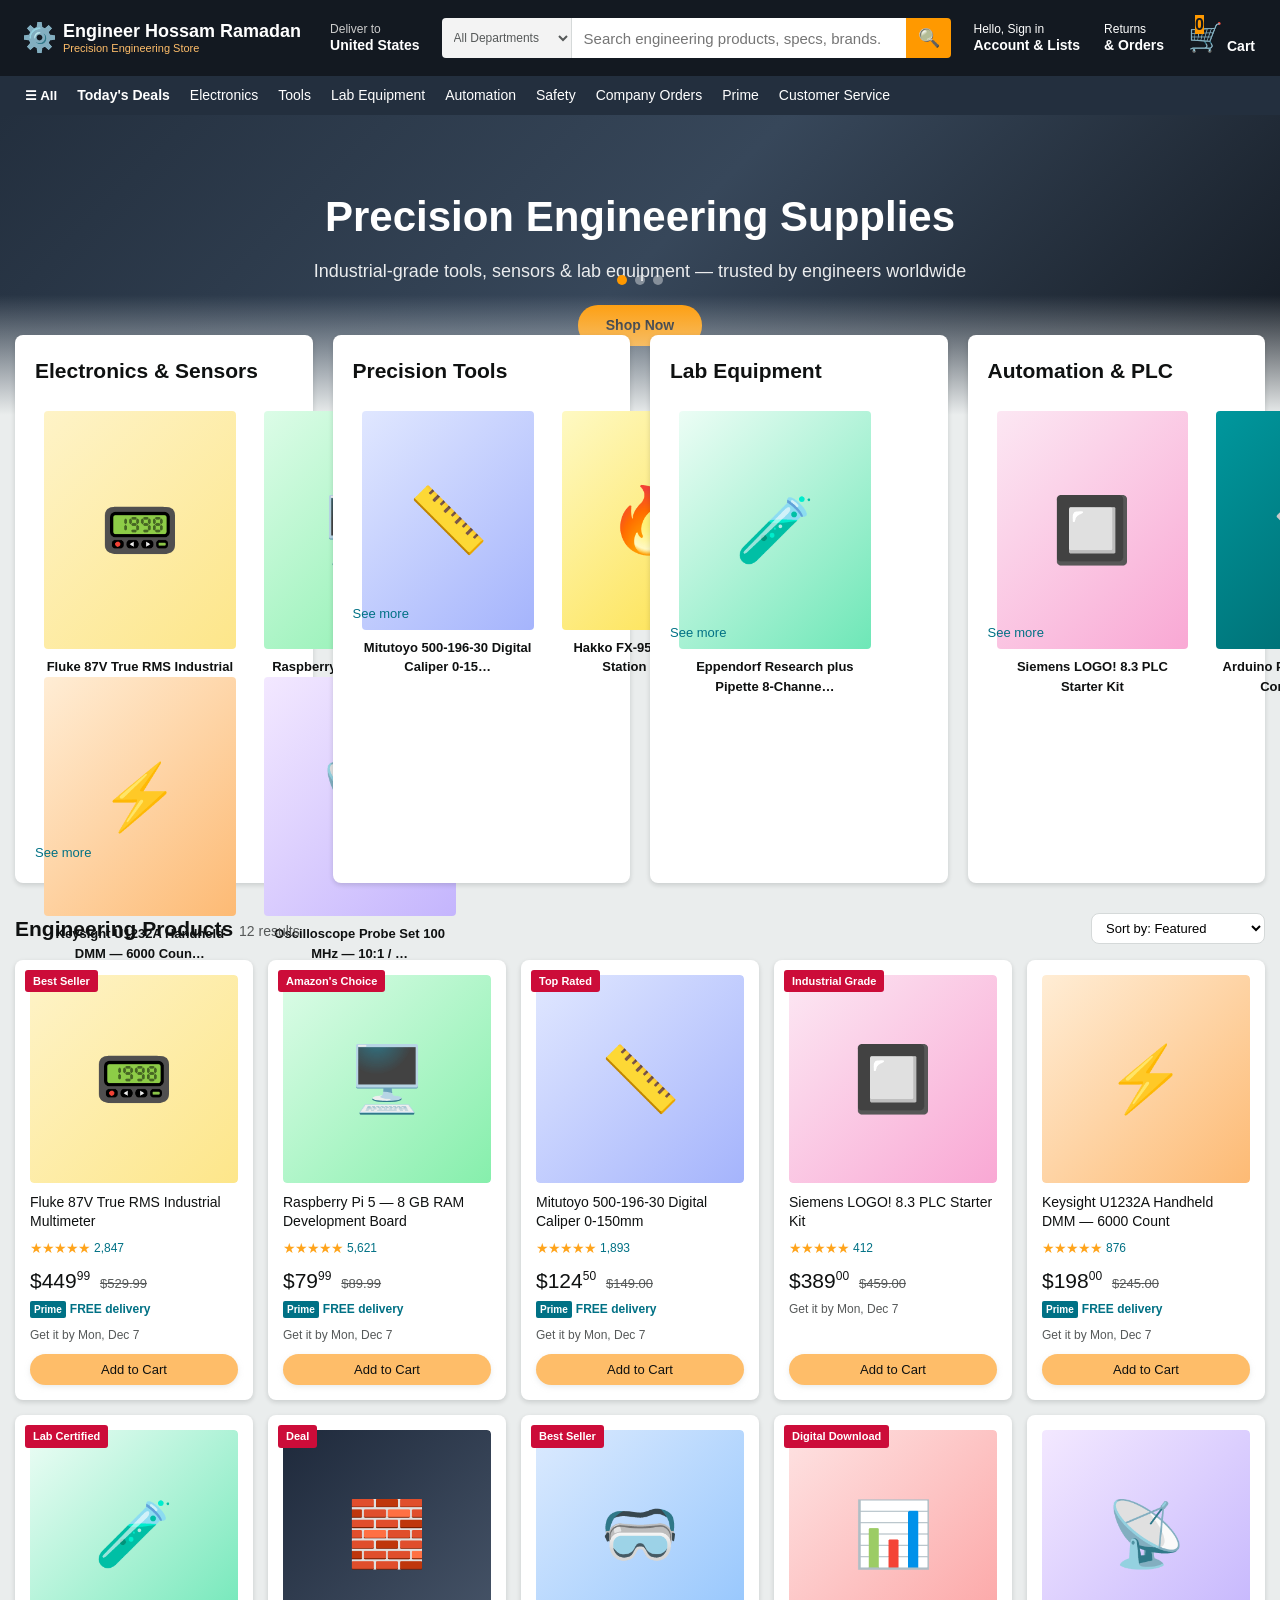
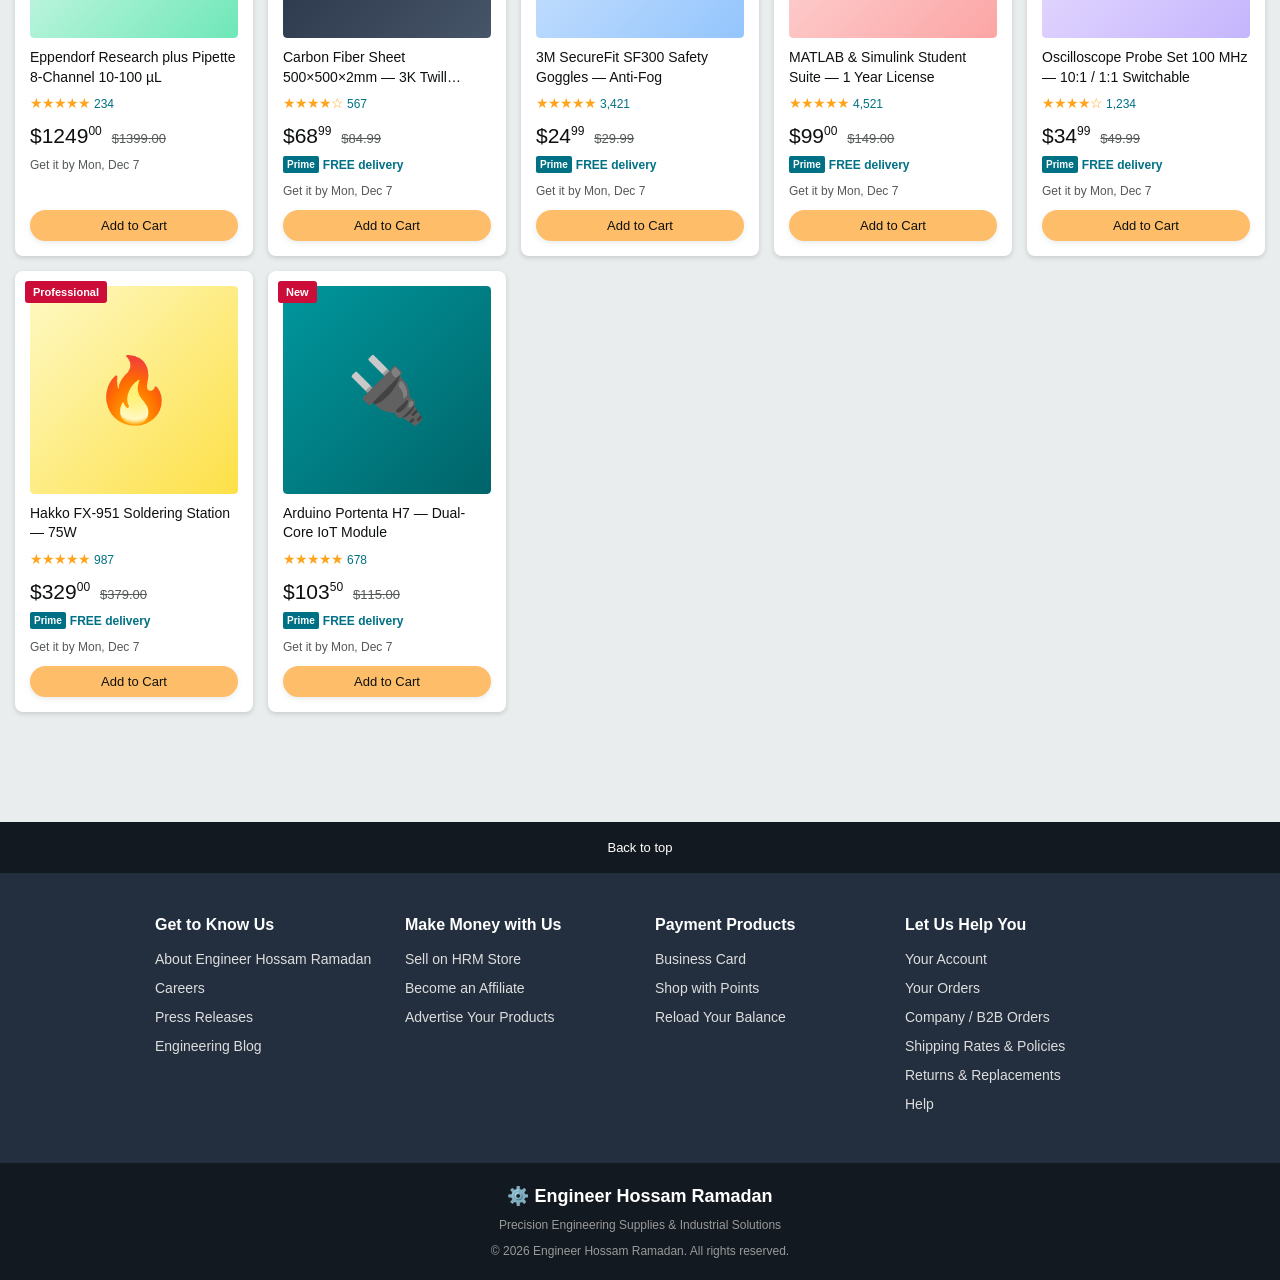
<file: index.html>
<!DOCTYPE html>
<html lang="en" dir="ltr">
<head>
  <meta charset="UTF-8">
  <meta name="viewport" content="width=device-width, initial-scale=1.0">
  <meta name="description" content="Engineer Hossam Ramadan — Precision Engineering Supplies, Industrial Tools, Lab Equipment & Automation Solutions">
  <meta name="keywords" content="engineering supplies, industrial tools, multimeter, PLC, lab equipment, automation, Engineer Hossam Ramadan">
  <title>Engineer Hossam Ramadan | Engineering Supplies Store</title>
  <link rel="stylesheet" href="css/store.css">
</head>
<body>

  <!-- ===== HEADER ===== -->
  <header class="header">
    <div class="header__top">
      <a href="index.html" class="header__logo">
        <span class="header__logo-icon">⚙️</span>
        <div class="header__logo-text">
          Engineer Hossam Ramadan
          <span>Precision Engineering Store</span>
        </div>
      </a>

      <div class="header__deliver">
        <span>Deliver to</span>
        <strong>United States</strong>
      </div>

      <form class="header__search" id="search-form" role="search">
        <select class="header__search-cat" id="category-select" aria-label="Search category">
          <option value="all">All Departments</option>
          <option value="electronics">Electronics &amp; Sensors</option>
          <option value="tools">Precision Tools</option>
          <option value="lab">Lab Equipment</option>
          <option value="automation">Automation &amp; PLC</option>
          <option value="materials">Engineering Materials</option>
          <option value="safety">Industrial Safety</option>
          <option value="software">Engineering Software</option>
        </select>
        <input type="search" class="header__search-input" id="search-input" placeholder="Search engineering products, specs, brands..." aria-label="Search">
        <button type="button" class="header__search-btn" id="search-btn" aria-label="Search">🔍</button>
      </form>

      <div class="header__nav-right">
        <a href="#" class="header__nav-item">
          <span>Hello, Sign in</span>
          <strong>Account &amp; Lists</strong>
        </a>
        <a href="#" class="header__nav-item">
          <span>Returns</span>
          <strong>&amp; Orders</strong>
        </a>
        <a href="#" class="header__nav-item header__cart">
          <span class="header__cart-count" id="cart-count">0</span>
          <span class="header__cart-icon">🛒</span>
          <strong>Cart</strong>
        </a>
      </div>
    </div>

    <nav class="subnav" aria-label="Main navigation">
      <button class="subnav__all">☰ All</button>
      <a href="index.html" class="subnav__link active">Today's Deals</a>
      <a href="#products" class="subnav__link" data-category="electronics">Electronics</a>
      <a href="#products" class="subnav__link" data-category="tools">Tools</a>
      <a href="#products" class="subnav__link" data-category="lab">Lab Equipment</a>
      <a href="#products" class="subnav__link" data-category="automation">Automation</a>
      <a href="#products" class="subnav__link" data-category="safety">Safety</a>
      <a href="company-orders.html" class="subnav__link">Company Orders</a>
      <a href="#" class="subnav__link">Prime</a>
      <a href="#" class="subnav__link">Customer Service</a>
    </nav>
  </header>

  <!-- ===== HERO CAROUSEL ===== -->
  <section class="hero" aria-label="Featured promotions">
    <div id="hero-slides"></div>
    <div class="hero__fade"></div>
    <div class="hero__dots" id="hero-dots"></div>
  </section>

  <!-- ===== MAIN CONTENT ===== -->
  <div class="main-content">

    <!-- Category panels -->
    <div class="content-grid" id="category-panels"></div>

    <!-- Products section -->
    <section class="products-section" id="products">
      <div class="products-section__header">
        <h2 class="products-section__title">Engineering Products <span id="product-count" style="font-size:14px;font-weight:400;color:var(--amz-text-muted);"></span></h2>
        <div class="products-section__filters">
          <select class="filter-select" id="sort-select" aria-label="Sort products">
            <option value="featured">Sort by: Featured</option>
            <option value="price-low">Price: Low to High</option>
            <option value="price-high">Price: High to Low</option>
            <option value="rating">Avg. Customer Review</option>
            <option value="reviews">Most Reviews</option>
          </select>
        </div>
      </div>
      <div class="products-grid" id="products-grid"></div>
    </section>
  </div>

  <!-- ===== FOOTER ===== -->
  <footer class="footer">
    <div class="footer__back"><a href="#top">Back to top</a></div>
    <div class="footer__grid">
      <div class="footer__col">
        <h4>Get to Know Us</h4>
        <a href="#">About Engineer Hossam Ramadan</a>
        <a href="#">Careers</a>
        <a href="#">Press Releases</a>
        <a href="#">Engineering Blog</a>
      </div>
      <div class="footer__col">
        <h4>Make Money with Us</h4>
        <a href="#">Sell on HRM Store</a>
        <a href="#">Become an Affiliate</a>
        <a href="#">Advertise Your Products</a>
      </div>
      <div class="footer__col">
        <h4>Payment Products</h4>
        <a href="#">Business Card</a>
        <a href="#">Shop with Points</a>
        <a href="#">Reload Your Balance</a>
      </div>
      <div class="footer__col">
        <h4>Let Us Help You</h4>
        <a href="#">Your Account</a>
        <a href="#">Your Orders</a>
        <a href="company-orders.html">Company / B2B Orders</a>
        <a href="#">Shipping Rates &amp; Policies</a>
        <a href="#">Returns &amp; Replacements</a>
        <a href="#">Help</a>
      </div>
    </div>
    <div class="footer__bottom">
      <div class="footer__brand">⚙️ Engineer Hossam Ramadan</div>
      <p>Precision Engineering Supplies &amp; Industrial Solutions</p>
      <p style="margin-top:8px;">© 2026 Engineer Hossam Ramadan. All rights reserved.</p>
    </div>
  </footer>

  <script src="js/config.js"></script>
  <script src="js/products.js"></script>
  <script src="js/store.js"></script>
</body>
</html>
</file>
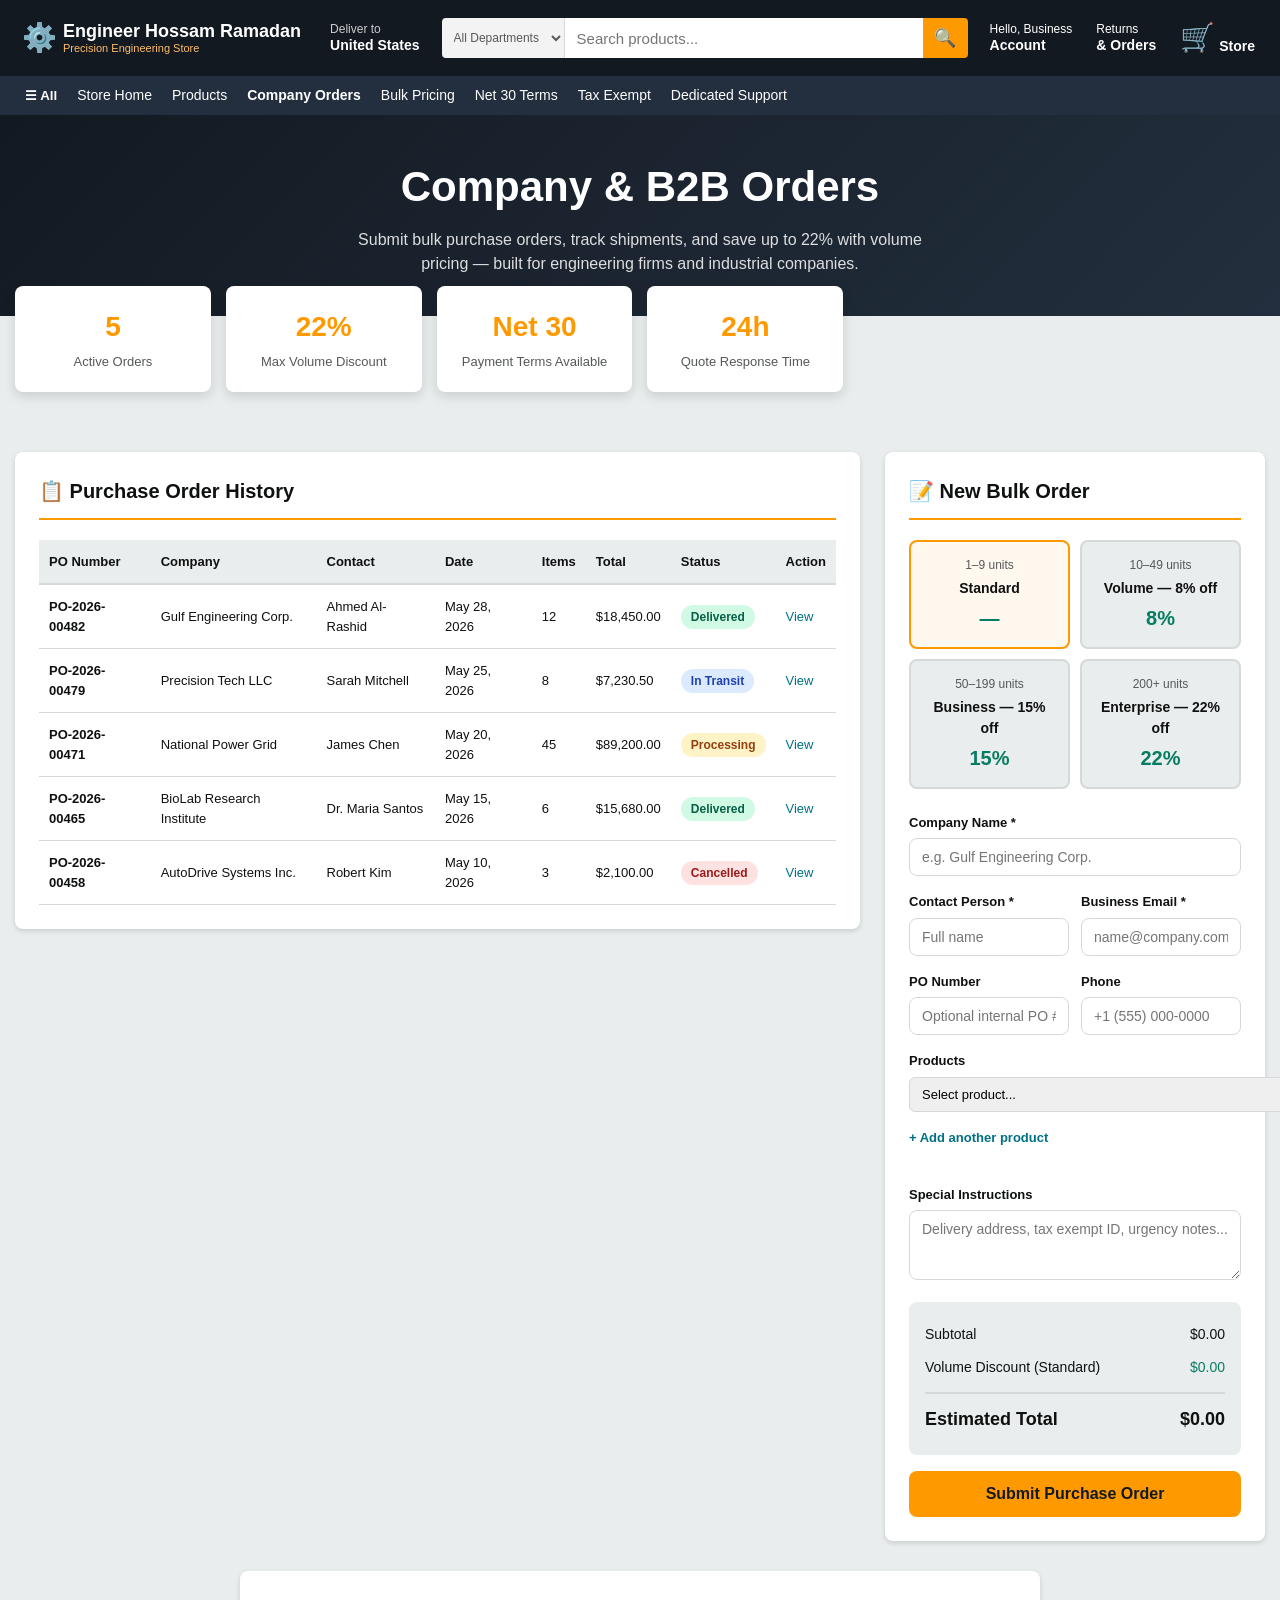
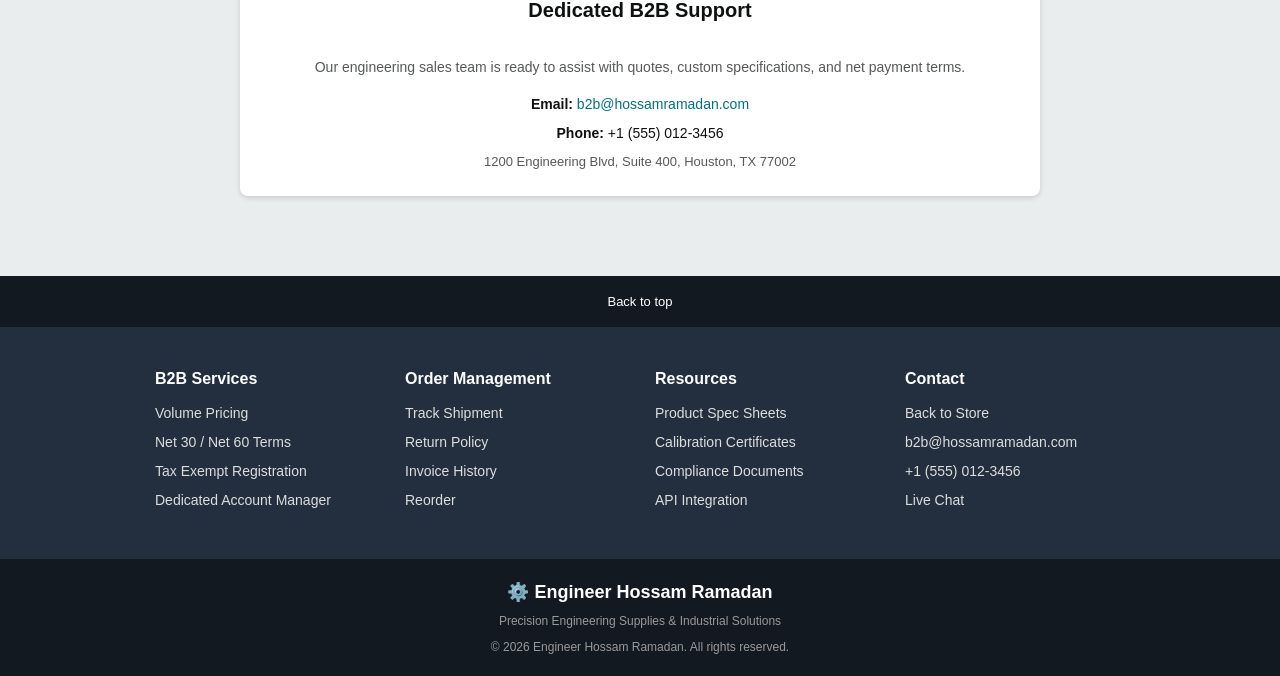
<file: company-orders.html>
<!DOCTYPE html>
<html lang="en" dir="ltr">
<head>
  <meta charset="UTF-8">
  <meta name="viewport" content="width=device-width, initial-scale=1.0">
  <meta name="description" content="Engineer Hossam Ramadan — B2B Company Orders, Bulk Purchasing & Purchase Order Management">
  <title>Company Orders | Engineer Hossam Ramadan</title>
  <link rel="stylesheet" href="css/store.css">
</head>
<body>

  <!-- ===== HEADER ===== -->
  <header class="header">
    <div class="header__top">
      <a href="index.html" class="header__logo">
        <span class="header__logo-icon">⚙️</span>
        <div class="header__logo-text">
          Engineer Hossam Ramadan
          <span>Precision Engineering Store</span>
        </div>
      </a>

      <div class="header__deliver">
        <span>Deliver to</span>
        <strong>United States</strong>
      </div>

      <form class="header__search" role="search">
        <select class="header__search-cat" aria-label="Search category">
          <option>All Departments</option>
        </select>
        <input type="search" class="header__search-input" placeholder="Search products..." aria-label="Search">
        <button type="button" class="header__search-btn" aria-label="Search">🔍</button>
      </form>

      <div class="header__nav-right">
        <a href="#" class="header__nav-item">
          <span>Hello, Business</span>
          <strong>Account</strong>
        </a>
        <a href="#" class="header__nav-item">
          <span>Returns</span>
          <strong>&amp; Orders</strong>
        </a>
        <a href="index.html" class="header__nav-item header__cart">
          <span class="header__cart-icon">🛒</span>
          <strong>Store</strong>
        </a>
      </div>
    </div>

    <nav class="subnav" aria-label="Main navigation">
      <button class="subnav__all">☰ All</button>
      <a href="index.html" class="subnav__link">Store Home</a>
      <a href="index.html#products" class="subnav__link">Products</a>
      <a href="company-orders.html" class="subnav__link active">Company Orders</a>
      <a href="#" class="subnav__link">Bulk Pricing</a>
      <a href="#" class="subnav__link">Net 30 Terms</a>
      <a href="#" class="subnav__link">Tax Exempt</a>
      <a href="#" class="subnav__link">Dedicated Support</a>
    </nav>
  </header>

  <!-- ===== PAGE HERO ===== -->
  <section class="page-hero">
    <h1>Company &amp; B2B Orders</h1>
    <p>Submit bulk purchase orders, track shipments, and save up to 22% with volume pricing — built for engineering firms and industrial companies.</p>
  </section>

  <!-- ===== STATS BAR ===== -->
  <div class="stats-bar">
    <div class="stat-box">
      <div class="stat-box__value" id="stat-orders">5</div>
      <div class="stat-box__label">Active Orders</div>
    </div>
    <div class="stat-box">
      <div class="stat-box__value">22%</div>
      <div class="stat-box__label">Max Volume Discount</div>
    </div>
    <div class="stat-box">
      <div class="stat-box__value">Net 30</div>
      <div class="stat-box__label">Payment Terms Available</div>
    </div>
    <div class="stat-box">
      <div class="stat-box__value">24h</div>
      <div class="stat-box__label">Quote Response Time</div>
    </div>
  </div>

  <!-- ===== B2B LAYOUT ===== -->
  <div class="b2b-layout">

    <!-- Orders table -->
    <div class="b2b-panel">
      <h2 class="b2b-panel__title">📋 Purchase Order History</h2>
      <div class="orders-table-wrap">
        <table class="orders-table">
          <thead>
            <tr>
              <th>PO Number</th>
              <th>Company</th>
              <th>Contact</th>
              <th>Date</th>
              <th>Items</th>
              <th>Total</th>
              <th>Status</th>
              <th>Action</th>
            </tr>
          </thead>
          <tbody id="orders-tbody"></tbody>
        </table>
      </div>
    </div>

    <!-- Bulk order form -->
    <div class="b2b-panel">
      <h2 class="b2b-panel__title">📝 New Bulk Order</h2>

      <!-- Volume pricing tiers -->
      <div class="pricing-tiers" id="pricing-tiers"></div>

      <form id="bulk-order-form">
        <div class="form-group">
          <label for="company-name">Company Name *</label>
          <input type="text" class="form-control" id="company-name" required placeholder="e.g. Gulf Engineering Corp.">
        </div>

        <div class="form-row">
          <div class="form-group">
            <label for="contact-name">Contact Person *</label>
            <input type="text" class="form-control" id="contact-name" required placeholder="Full name">
          </div>
          <div class="form-group">
            <label for="contact-email">Business Email *</label>
            <input type="email" class="form-control" id="contact-email" required placeholder="name@company.com">
          </div>
        </div>

        <div class="form-row">
          <div class="form-group">
            <label for="po-number">PO Number</label>
            <input type="text" class="form-control" id="po-number" placeholder="Optional internal PO #">
          </div>
          <div class="form-group">
            <label for="contact-phone">Phone</label>
            <input type="tel" class="form-control" id="contact-phone" placeholder="+1 (555) 000-0000">
          </div>
        </div>

        <div class="form-group">
          <label>Products</label>
          <div id="bulk-items"></div>
          <button type="button" class="btn-add-row" id="add-item-btn">+ Add another product</button>
        </div>

        <div class="form-group">
          <label for="order-notes">Special Instructions</label>
          <textarea class="form-control" id="order-notes" rows="3" placeholder="Delivery address, tax exempt ID, urgency notes..."></textarea>
        </div>

        <div class="order-summary">
          <div class="order-summary__row">
            <span>Subtotal</span>
            <span id="summary-subtotal">$0.00</span>
          </div>
          <div class="order-summary__row">
            <span>Volume Discount (<span id="summary-tier">Standard</span>)</span>
            <span class="order-summary__discount" id="summary-discount">$0.00</span>
          </div>
          <div class="order-summary__row order-summary__row--total">
            <span>Estimated Total</span>
            <span id="summary-total">$0.00</span>
          </div>
        </div>

        <button type="submit" class="btn-submit-order" style="margin-top:16px;">Submit Purchase Order</button>
      </form>
    </div>
  </div>

  <!-- Contact info panel -->
  <div class="container" style="padding-bottom:40px;">
    <div class="b2b-panel" style="max-width:800px;margin:0 auto;text-align:center;">
      <h2 class="b2b-panel__title" style="border:none;">Dedicated B2B Support</h2>
      <p style="color:var(--amz-text-muted);margin-bottom:16px;">Our engineering sales team is ready to assist with quotes, custom specifications, and net payment terms.</p>
      <p><strong>Email:</strong> <a href="mailto:b2b@hossamramadan.com">b2b@hossamramadan.com</a></p>
      <p style="margin-top:8px;"><strong>Phone:</strong> +1 (555) 012-3456</p>
      <p style="margin-top:8px;color:var(--amz-text-muted);font-size:13px;">1200 Engineering Blvd, Suite 400, Houston, TX 77002</p>
    </div>
  </div>

  <!-- ===== FOOTER ===== -->
  <footer class="footer">
    <div class="footer__back"><a href="#">Back to top</a></div>
    <div class="footer__grid">
      <div class="footer__col">
        <h4>B2B Services</h4>
        <a href="#">Volume Pricing</a>
        <a href="#">Net 30 / Net 60 Terms</a>
        <a href="#">Tax Exempt Registration</a>
        <a href="#">Dedicated Account Manager</a>
      </div>
      <div class="footer__col">
        <h4>Order Management</h4>
        <a href="#">Track Shipment</a>
        <a href="#">Return Policy</a>
        <a href="#">Invoice History</a>
        <a href="#">Reorder</a>
      </div>
      <div class="footer__col">
        <h4>Resources</h4>
        <a href="#">Product Spec Sheets</a>
        <a href="#">Calibration Certificates</a>
        <a href="#">Compliance Documents</a>
        <a href="#">API Integration</a>
      </div>
      <div class="footer__col">
        <h4>Contact</h4>
        <a href="index.html">Back to Store</a>
        <a href="mailto:b2b@hossamramadan.com">b2b@hossamramadan.com</a>
        <a href="tel:+15550123456">+1 (555) 012-3456</a>
        <a href="#">Live Chat</a>
      </div>
    </div>
    <div class="footer__bottom">
      <div class="footer__brand">⚙️ Engineer Hossam Ramadan</div>
      <p>Precision Engineering Supplies &amp; Industrial Solutions</p>
      <p style="margin-top:8px;">© 2026 Engineer Hossam Ramadan. All rights reserved.</p>
    </div>
  </footer>

  <script src="js/config.js"></script>
  <script src="js/products.js"></script>
  <script src="js/orders-page.js"></script>
</body>
</html>
</file>
<file: css/store.css>
/**
 * Engineer Hossam Ramadan — Amazon-style Store CSS
 * Professional e-commerce design system
 */

/* ===== Amazon Color Palette ===== */
:root {
  --amz-navy: #131921;
  --amz-navy-light: #232f3e;
  --amz-orange: #ff9900;
  --amz-orange-dark: #e88b00;
  --amz-yellow: #febd69;
  --amz-blue: #007185;
  --amz-blue-hover: #c7511f;
  --amz-green: #067d62;
  --amz-red: #b12704;
  --amz-bg: #eaeded;
  --amz-white: #ffffff;
  --amz-text: #0f1111;
  --amz-text-muted: #565959;
  --amz-border: #d5d9d9;
  --amz-star: #ffa41c;
  --amz-deal: #cc0c39;
  --font-main: "Amazon Ember", Arial, sans-serif;
  --shadow-sm: 0 2px 5px rgba(15, 17, 17, 0.15);
  --shadow-md: 0 4px 12px rgba(15, 17, 17, 0.15);
  --radius: 8px;
  --header-h: 60px;
  --subnav-h: 39px;
}

*, *::before, *::after { box-sizing: border-box; margin: 0; padding: 0; }

html { scroll-behavior: smooth; font-size: 14px; }

body {
  font-family: var(--font-main);
  background: var(--amz-bg);
  color: var(--amz-text);
  line-height: 1.5;
  min-height: 100vh;
}

a { color: var(--amz-blue); text-decoration: none; }
a:hover { color: var(--amz-blue-hover); text-decoration: underline; }

img { max-width: 100%; display: block; }

button { font-family: inherit; cursor: pointer; border: none; }

input, select, textarea {
  font-family: inherit;
  font-size: inherit;
}

.container { max-width: 1500px; margin: 0 auto; padding: 0 15px; }

.hidden { display: none !important; }

/* ===== TOP HEADER (Amazon-style) ===== */
.header {
  background: var(--amz-navy);
  color: #fff;
  position: sticky;
  top: 0;
  z-index: 1000;
}

.header__top {
  display: flex;
  align-items: center;
  gap: 12px;
  padding: 8px 15px;
  max-width: 1500px;
  margin: 0 auto;
}

.header__logo {
  display: flex;
  align-items: center;
  gap: 6px;
  color: #fff;
  text-decoration: none;
  padding: 8px 6px;
  border: 1px solid transparent;
  border-radius: 2px;
  flex-shrink: 0;
}

.header__logo:hover { border-color: #fff; text-decoration: none; color: #fff; }

.header__logo-icon { font-size: 28px; }

.header__logo-text {
  font-size: 18px;
  font-weight: 700;
  line-height: 1.2;
}

.header__logo-text span {
  display: block;
  font-size: 11px;
  font-weight: 400;
  color: var(--amz-yellow);
}

.header__deliver {
  display: none;
  flex-direction: column;
  padding: 8px 9px;
  border: 1px solid transparent;
  border-radius: 2px;
  cursor: pointer;
  color: #ccc;
  font-size: 12px;
  line-height: 1.2;
}

.header__deliver:hover { border-color: #fff; }
.header__deliver strong { color: #fff; font-size: 14px; }

/* Search bar */
.header__search {
  flex: 1;
  display: flex;
  height: 40px;
  border-radius: 4px;
  overflow: hidden;
  min-width: 0;
}

.header__search-cat {
  background: #f3f3f3;
  border: none;
  padding: 0 8px;
  font-size: 12px;
  color: var(--amz-text-muted);
  border-right: 1px solid var(--amz-border);
  cursor: pointer;
  max-width: 130px;
}

.header__search-input {
  flex: 1;
  border: none;
  padding: 0 12px;
  font-size: 15px;
  outline: none;
  min-width: 0;
}

.header__search-btn {
  background: var(--amz-orange);
  border: none;
  width: 45px;
  display: flex;
  align-items: center;
  justify-content: center;
  font-size: 18px;
  transition: background 0.15s;
}

.header__search-btn:hover { background: var(--amz-orange-dark); }

.header__nav-right {
  display: flex;
  align-items: center;
  gap: 4px;
  flex-shrink: 0;
}

.header__nav-item {
  display: flex;
  flex-direction: column;
  padding: 8px 9px;
  border: 1px solid transparent;
  border-radius: 2px;
  color: #fff;
  text-decoration: none;
  font-size: 12px;
  line-height: 1.2;
  cursor: pointer;
  background: none;
  white-space: nowrap;
}

.header__nav-item:hover { border-color: #fff; text-decoration: none; color: #fff; }
.header__nav-item strong { font-size: 14px; }

.header__cart {
  position: relative;
  flex-direction: row;
  align-items: flex-end;
  gap: 4px;
}

.header__cart-icon { font-size: 28px; }
.header__cart-count {
  position: absolute;
  top: 2px;
  left: 16px;
  background: var(--amz-orange);
  color: var(--amz-navy);
  font-size: 16px;
  font-weight: 700;
}

/* Sub navigation */
.subnav {
  background: var(--amz-navy-light);
  display: flex;
  align-items: center;
  gap: 0;
  padding: 0 15px;
  height: var(--subnav-h);
  overflow-x: auto;
  scrollbar-width: none;
}

.subnav::-webkit-scrollbar { display: none; }

.subnav__all {
  display: flex;
  align-items: center;
  gap: 6px;
  padding: 8px 9px;
  color: #fff;
  font-weight: 700;
  border: 1px solid transparent;
  border-radius: 2px;
  cursor: pointer;
  background: none;
  white-space: nowrap;
  flex-shrink: 0;
}

.subnav__all:hover { border-color: #fff; }

.subnav__link {
  color: #fff;
  padding: 8px 9px;
  font-size: 14px;
  border: 1px solid transparent;
  border-radius: 2px;
  white-space: nowrap;
  text-decoration: none;
  flex-shrink: 0;
}

.subnav__link:hover { border-color: #fff; text-decoration: none; color: #fff; }
.subnav__link.active { font-weight: 700; }

/* ===== HERO CAROUSEL ===== */
.hero {
  position: relative;
  height: 300px;
  overflow: hidden;
  background: var(--amz-navy-light);
}

.hero__slide {
  position: absolute;
  inset: 0;
  display: flex;
  align-items: center;
  justify-content: center;
  opacity: 0;
  transition: opacity 0.6s ease;
  background-size: cover;
  background-position: center;
}

.hero__slide.active { opacity: 1; }

.hero__slide--1 { background: linear-gradient(135deg, #232f3e 0%, #37475a 50%, #131921 100%); }
.hero__slide--2 { background: linear-gradient(135deg, #1a3a5c 0%, #232f3e 50%, #131921 100%); }
.hero__slide--3 { background: linear-gradient(135deg, #3d2314 0%, #232f3e 50%, #131921 100%); }

.hero__content {
  text-align: center;
  color: #fff;
  padding: 20px;
  max-width: 700px;
}

.hero__content h2 {
  font-size: clamp(24px, 5vw, 42px);
  font-weight: 700;
  margin-bottom: 10px;
}

.hero__content p {
  font-size: clamp(14px, 2.5vw, 18px);
  opacity: 0.9;
  margin-bottom: 20px;
}

.hero__btn {
  display: inline-block;
  background: var(--amz-orange);
  color: var(--amz-navy);
  padding: 10px 28px;
  border-radius: 20px;
  font-weight: 700;
  font-size: 14px;
  text-decoration: none;
  transition: background 0.15s;
}

.hero__btn:hover { background: var(--amz-yellow); text-decoration: none; color: var(--amz-navy); }

.hero__fade {
  position: absolute;
  bottom: 0;
  left: 0;
  right: 0;
  height: 120px;
  background: linear-gradient(transparent, var(--amz-bg));
  pointer-events: none;
}

.hero__dots {
  position: absolute;
  bottom: 130px;
  left: 50%;
  transform: translateX(-50%);
  display: flex;
  gap: 8px;
  z-index: 2;
}

.hero__dot {
  width: 10px;
  height: 10px;
  border-radius: 50%;
  background: rgba(255,255,255,0.4);
  border: none;
  cursor: pointer;
  transition: background 0.2s;
}

.hero__dot.active { background: var(--amz-orange); }

/* ===== MAIN CONTENT GRID ===== */
.main-content {
  margin-top: -80px;
  position: relative;
  z-index: 1;
  padding-bottom: 40px;
}

.content-grid {
  display: grid;
  grid-template-columns: repeat(auto-fill, minmax(280px, 1fr));
  gap: 20px;
  padding: 0 15px;
  max-width: 1500px;
  margin: 0 auto 30px;
}

/* Card panels (Amazon white boxes) */
.panel {
  background: var(--amz-white);
  padding: 20px;
  border-radius: var(--radius);
  box-shadow: var(--shadow-sm);
}

.panel__title {
  font-size: 21px;
  font-weight: 700;
  margin-bottom: 15px;
  color: var(--amz-text);
}

.panel__link {
  font-size: 13px;
  color: var(--amz-blue);
  margin-top: 12px;
  display: inline-block;
}

/* Category cards in hero grid */
.cat-grid {
  display: grid;
  grid-template-columns: 1fr 1fr;
  gap: 10px;
}

.cat-card {
  cursor: pointer;
  text-align: center;
  border: 1px solid transparent;
  border-radius: 4px;
  padding: 8px;
  transition: border-color 0.15s;
}

.cat-card:hover { border-color: var(--amz-orange); }

.cat-card__img {
  width: 100%;
  aspect-ratio: 1;
  border-radius: 4px;
  margin-bottom: 8px;
  display: flex;
  align-items: center;
  justify-content: center;
  font-size: 48px;
}

.cat-card__name {
  font-size: 13px;
  font-weight: 600;
  color: var(--amz-text);
}

/* ===== PRODUCT CARDS ===== */
.products-section {
  max-width: 1500px;
  margin: 0 auto;
  padding: 0 15px 30px;
}

.products-section__header {
  display: flex;
  align-items: center;
  justify-content: space-between;
  margin-bottom: 15px;
  flex-wrap: wrap;
  gap: 10px;
}

.products-section__title {
  font-size: 21px;
  font-weight: 700;
}

.products-section__filters {
  display: flex;
  gap: 10px;
  flex-wrap: wrap;
}

.filter-select {
  padding: 6px 10px;
  border: 1px solid var(--amz-border);
  border-radius: 8px;
  background: var(--amz-white);
  font-size: 13px;
  cursor: pointer;
}

.products-grid {
  display: grid;
  grid-template-columns: repeat(auto-fill, minmax(220px, 1fr));
  gap: 15px;
}

.product-card {
  background: var(--amz-white);
  padding: 15px;
  border-radius: var(--radius);
  box-shadow: var(--shadow-sm);
  display: flex;
  flex-direction: column;
  transition: box-shadow 0.2s;
  position: relative;
}

.product-card:hover { box-shadow: var(--shadow-md); }

.product-card__badge {
  position: absolute;
  top: 10px;
  left: 10px;
  background: var(--amz-deal);
  color: #fff;
  font-size: 11px;
  font-weight: 700;
  padding: 3px 8px;
  border-radius: 3px;
  z-index: 1;
}

.product-card__image {
  width: 100%;
  aspect-ratio: 1;
  object-fit: contain;
  margin-bottom: 10px;
  cursor: pointer;
  border-radius: 4px;
}

.product-card__image-wrap {
  width: 100%;
  aspect-ratio: 1;
  display: flex;
  align-items: center;
  justify-content: center;
  margin-bottom: 10px;
  cursor: pointer;
  border-radius: 4px;
  overflow: hidden;
}

.product-card__title {
  font-size: 14px;
  font-weight: 400;
  color: var(--amz-text);
  margin-bottom: 6px;
  display: -webkit-box;
  -webkit-line-clamp: 2;
  -webkit-box-orient: vertical;
  overflow: hidden;
  cursor: pointer;
  line-height: 1.4;
}

.product-card__title:hover { color: var(--amz-blue-hover); }

.product-card__rating {
  display: flex;
  align-items: center;
  gap: 4px;
  margin-bottom: 6px;
}

.stars { color: var(--amz-star); font-size: 14px; letter-spacing: -1px; }
.stars--empty { color: #ddd; }

.product-card__reviews {
  font-size: 12px;
  color: var(--amz-blue);
}

.product-card__price {
  margin-bottom: 4px;
}

.product-card__price-current {
  font-size: 21px;
  font-weight: 400;
  color: var(--amz-text);
}

.product-card__price-current sup {
  font-size: 12px;
  vertical-align: super;
}

.product-card__price-original {
  font-size: 13px;
  color: var(--amz-text-muted);
  text-decoration: line-through;
  margin-left: 6px;
}

.product-card__prime {
  display: inline-flex;
  align-items: center;
  gap: 4px;
  font-size: 12px;
  color: var(--amz-blue);
  font-weight: 600;
  margin-bottom: 8px;
}

.product-card__prime-icon {
  background: var(--amz-blue);
  color: #fff;
  font-size: 10px;
  padding: 1px 4px;
  border-radius: 2px;
  font-weight: 700;
}

.product-card__delivery {
  font-size: 12px;
  color: var(--amz-text-muted);
  margin-bottom: 10px;
}

.btn-add-cart {
  width: 100%;
  background: var(--amz-yellow);
  border: none;
  border-radius: 20px;
  padding: 8px 0;
  font-size: 13px;
  font-weight: 500;
  color: var(--amz-text);
  box-shadow: 0 2px 5px rgba(213, 217, 217, 0.5);
  transition: background 0.15s;
  margin-top: auto;
}

.btn-add-cart:hover { background: var(--amz-orange); }

/* Product image placeholders */
.product-img {
  width: 100%;
  height: 100%;
  display: flex;
  align-items: center;
  justify-content: center;
  font-size: 64px;
  border-radius: 4px;
}

.product-img--multimeter { background: linear-gradient(135deg, #fef3c7, #fde68a); }
.product-img--rpi { background: linear-gradient(135deg, #dcfce7, #86efac); }
.product-img--caliper { background: linear-gradient(135deg, #e0e7ff, #a5b4fc); }
.product-img--plc { background: linear-gradient(135deg, #fce7f3, #f9a8d4); }
.product-img--dmm { background: linear-gradient(135deg, #ffedd5, #fdba74); }
.product-img--pipette { background: linear-gradient(135deg, #ecfdf5, #6ee7b7); }
.product-img--carbon { background: linear-gradient(135deg, #1e293b, #475569); color: #fff; }
.product-img--goggles { background: linear-gradient(135deg, #dbeafe, #93c5fd); }
.product-img--matlab { background: linear-gradient(135deg, #fee2e2, #fca5a5); }
.product-img--probe { background: linear-gradient(135deg, #f3e8ff, #c4b5fd); }
.product-img--solder { background: linear-gradient(135deg, #fef9c3, #fde047); }
.product-img--arduino { background: linear-gradient(135deg, #00979d, #006469); color: #fff; }

/* ===== PRODUCT MODAL (Specs) ===== */
.modal-overlay {
  position: fixed;
  inset: 0;
  background: rgba(0, 0, 0, 0.6);
  z-index: 2000;
  display: flex;
  align-items: flex-start;
  justify-content: center;
  padding: 40px 15px;
  overflow-y: auto;
}

.modal {
  background: var(--amz-white);
  border-radius: var(--radius);
  max-width: 1000px;
  width: 100%;
  position: relative;
  animation: modalIn 0.3s ease;
}

@keyframes modalIn {
  from { opacity: 0; transform: translateY(-20px); }
  to { opacity: 1; transform: translateY(0); }
}

.modal__close {
  position: absolute;
  top: 12px;
  right: 12px;
  width: 32px;
  height: 32px;
  background: var(--amz-bg);
  border-radius: 50%;
  font-size: 20px;
  display: flex;
  align-items: center;
  justify-content: center;
  z-index: 1;
  border: 1px solid var(--amz-border);
}

.modal__close:hover { background: var(--amz-border); }

.modal__body {
  display: grid;
  grid-template-columns: 1fr 1fr;
  gap: 30px;
  padding: 30px;
}

.modal__image {
  aspect-ratio: 1;
  border-radius: var(--radius);
  overflow: hidden;
}

.modal__info h2 {
  font-size: 24px;
  font-weight: 400;
  margin-bottom: 10px;
  line-height: 1.3;
}

.modal__price {
  font-size: 28px;
  margin-bottom: 15px;
}

.modal__specs {
  margin-top: 20px;
}

.modal__specs h3 {
  font-size: 16px;
  font-weight: 700;
  margin-bottom: 10px;
  padding-bottom: 6px;
  border-bottom: 1px solid var(--amz-border);
}

.specs-table {
  width: 100%;
  border-collapse: collapse;
  font-size: 13px;
}

.specs-table tr:nth-child(even) { background: #f7fafa; }

.specs-table td {
  padding: 8px 10px;
  border-bottom: 1px solid var(--amz-border);
}

.specs-table td:first-child {
  font-weight: 600;
  width: 45%;
  color: var(--amz-text-muted);
}

.modal__actions {
  display: flex;
  gap: 10px;
  margin-top: 20px;
}

.btn-primary {
  background: var(--amz-yellow);
  border: none;
  border-radius: 20px;
  padding: 10px 24px;
  font-size: 14px;
  box-shadow: var(--shadow-sm);
  transition: background 0.15s;
}

.btn-primary:hover { background: var(--amz-orange); }

.btn-secondary {
  background: var(--amz-bg);
  border: 1px solid var(--amz-border);
  border-radius: 20px;
  padding: 10px 24px;
  font-size: 14px;
}

/* ===== FOOTER ===== */
.footer {
  background: var(--amz-navy-light);
  color: #fff;
  margin-top: 40px;
}

.footer__back {
  background: var(--amz-navy);
  text-align: center;
  padding: 15px;
}

.footer__back a {
  color: #fff;
  font-size: 13px;
  text-decoration: none;
}

.footer__back a:hover { text-decoration: underline; }

.footer__grid {
  display: grid;
  grid-template-columns: repeat(auto-fill, minmax(200px, 1fr));
  gap: 30px;
  padding: 40px 15px;
  max-width: 1000px;
  margin: 0 auto;
}

.footer__col h4 {
  font-size: 16px;
  font-weight: 700;
  margin-bottom: 12px;
}

.footer__col a {
  display: block;
  color: #ddd;
  font-size: 14px;
  margin-bottom: 8px;
  text-decoration: none;
}

.footer__col a:hover { text-decoration: underline; color: #fff; }

.footer__bottom {
  background: var(--amz-navy);
  text-align: center;
  padding: 20px 15px;
  font-size: 12px;
  color: #999;
}

.footer__brand {
  font-size: 18px;
  font-weight: 700;
  color: #fff;
  margin-bottom: 6px;
}

/* ===== COMPANY ORDERS PAGE ===== */
.page-hero {
  background: linear-gradient(135deg, var(--amz-navy) 0%, var(--amz-navy-light) 100%);
  color: #fff;
  padding: 40px 15px;
  text-align: center;
}

.page-hero h1 {
  font-size: clamp(28px, 5vw, 42px);
  font-weight: 700;
  margin-bottom: 10px;
}

.page-hero p {
  font-size: 16px;
  opacity: 0.85;
  max-width: 600px;
  margin: 0 auto;
}

.b2b-layout {
  max-width: 1400px;
  margin: 0 auto;
  padding: 30px 15px;
  display: grid;
  grid-template-columns: 1fr 380px;
  gap: 25px;
  align-items: start;
}

.b2b-panel {
  background: var(--amz-white);
  border-radius: var(--radius);
  box-shadow: var(--shadow-sm);
  padding: 24px;
}

.b2b-panel__title {
  font-size: 20px;
  font-weight: 700;
  margin-bottom: 20px;
  padding-bottom: 12px;
  border-bottom: 2px solid var(--amz-orange);
}

/* Orders table */
.orders-table-wrap { overflow-x: auto; }

.orders-table {
  width: 100%;
  border-collapse: collapse;
  font-size: 13px;
}

.orders-table th {
  background: var(--amz-bg);
  padding: 12px 10px;
  text-align: left;
  font-weight: 700;
  border-bottom: 2px solid var(--amz-border);
  white-space: nowrap;
}

.orders-table td {
  padding: 12px 10px;
  border-bottom: 1px solid var(--amz-border);
  vertical-align: middle;
}

.orders-table tr:hover { background: #f7fafa; }

.status-badge {
  display: inline-block;
  padding: 3px 10px;
  border-radius: 12px;
  font-size: 12px;
  font-weight: 600;
}

.status-badge--delivered { background: #d1fae5; color: #065f46; }
.status-badge--transit { background: #dbeafe; color: #1e40af; }
.status-badge--processing { background: #fef3c7; color: #92400e; }
.status-badge--cancelled { background: #fee2e2; color: #991b1b; }

/* Bulk order form */
.form-group {
  margin-bottom: 16px;
}

.form-group label {
  display: block;
  font-size: 13px;
  font-weight: 600;
  margin-bottom: 6px;
  color: var(--amz-text);
}

.form-control {
  width: 100%;
  padding: 10px 12px;
  border: 1px solid var(--amz-border);
  border-radius: 8px;
  font-size: 14px;
  transition: border-color 0.15s, box-shadow 0.15s;
}

.form-control:focus {
  outline: none;
  border-color: var(--amz-orange);
  box-shadow: 0 0 0 3px rgba(255, 153, 0, 0.2);
}

.form-row {
  display: grid;
  grid-template-columns: 1fr 1fr;
  gap: 12px;
}

.bulk-product-row {
  display: grid;
  grid-template-columns: 1fr 80px 100px 30px;
  gap: 8px;
  align-items: center;
  margin-bottom: 10px;
}

.bulk-product-row select,
.bulk-product-row input {
  padding: 8px;
  border: 1px solid var(--amz-border);
  border-radius: 6px;
  font-size: 13px;
}

.btn-remove-row {
  background: none;
  color: var(--amz-red);
  font-size: 18px;
  padding: 4px;
}

.btn-add-row {
  background: none;
  color: var(--amz-blue);
  font-size: 13px;
  font-weight: 600;
  padding: 8px 0;
  margin-bottom: 16px;
}

.btn-submit-order {
  width: 100%;
  background: var(--amz-orange);
  color: var(--amz-navy);
  border: none;
  border-radius: 8px;
  padding: 14px;
  font-size: 16px;
  font-weight: 700;
  transition: background 0.15s;
}

.btn-submit-order:hover { background: var(--amz-yellow); }

.order-summary {
  background: var(--amz-bg);
  border-radius: var(--radius);
  padding: 16px;
  margin-top: 16px;
}

.order-summary__row {
  display: flex;
  justify-content: space-between;
  padding: 6px 0;
  font-size: 14px;
}

.order-summary__row--total {
  font-size: 18px;
  font-weight: 700;
  border-top: 2px solid var(--amz-border);
  padding-top: 12px;
  margin-top: 8px;
}

.order-summary__discount { color: var(--amz-green); }

/* Pricing tiers */
.pricing-tiers {
  display: grid;
  grid-template-columns: repeat(auto-fill, minmax(140px, 1fr));
  gap: 10px;
  margin-bottom: 24px;
}

.tier-card {
  background: var(--amz-bg);
  border: 2px solid var(--amz-border);
  border-radius: var(--radius);
  padding: 14px;
  text-align: center;
  transition: border-color 0.15s;
}

.tier-card.active { border-color: var(--amz-orange); background: #fff8ee; }

.tier-card__qty { font-size: 12px; color: var(--amz-text-muted); }
.tier-card__label { font-size: 14px; font-weight: 700; margin: 4px 0; }
.tier-card__discount { font-size: 20px; font-weight: 700; color: var(--amz-green); }

/* Stats bar */
.stats-bar {
  display: grid;
  grid-template-columns: repeat(auto-fill, minmax(180px, 1fr));
  gap: 15px;
  max-width: 1400px;
  margin: -30px auto 30px;
  padding: 0 15px;
  position: relative;
  z-index: 2;
}

.stat-box {
  background: var(--amz-white);
  border-radius: var(--radius);
  padding: 20px;
  box-shadow: var(--shadow-md);
  text-align: center;
}

.stat-box__value {
  font-size: 28px;
  font-weight: 700;
  color: var(--amz-orange);
}

.stat-box__label {
  font-size: 13px;
  color: var(--amz-text-muted);
  margin-top: 4px;
}

/* Toast notification */
.toast {
  position: fixed;
  bottom: 30px;
  right: 30px;
  background: var(--amz-navy);
  color: #fff;
  padding: 14px 24px;
  border-radius: var(--radius);
  box-shadow: var(--shadow-md);
  z-index: 3000;
  animation: toastIn 0.3s ease;
  display: flex;
  align-items: center;
  gap: 10px;
}

@keyframes toastIn {
  from { opacity: 0; transform: translateY(20px); }
  to { opacity: 1; transform: translateY(0); }
}

/* ===== RESPONSIVE ===== */
@media (min-width: 768px) {
  .header__deliver { display: flex; }
}

@media (max-width: 900px) {
  .modal__body { grid-template-columns: 1fr; }
  .b2b-layout { grid-template-columns: 1fr; }
  .form-row { grid-template-columns: 1fr; }
}

@media (max-width: 640px) {
  .header__top { flex-wrap: wrap; }
  .header__search { order: 3; width: 100%; flex: none; }
  .header__nav-item span { display: none; }
  .header__nav-item strong { font-size: 12px; }
  .products-grid { grid-template-columns: repeat(2, 1fr); gap: 8px; }
  .product-card { padding: 10px; }
  .product-card__price-current { font-size: 18px; }
  .hero { height: 220px; }
  .bulk-product-row { grid-template-columns: 1fr; }
}

@media (max-width: 400px) {
  .products-grid { grid-template-columns: 1fr; }
}
</file>
